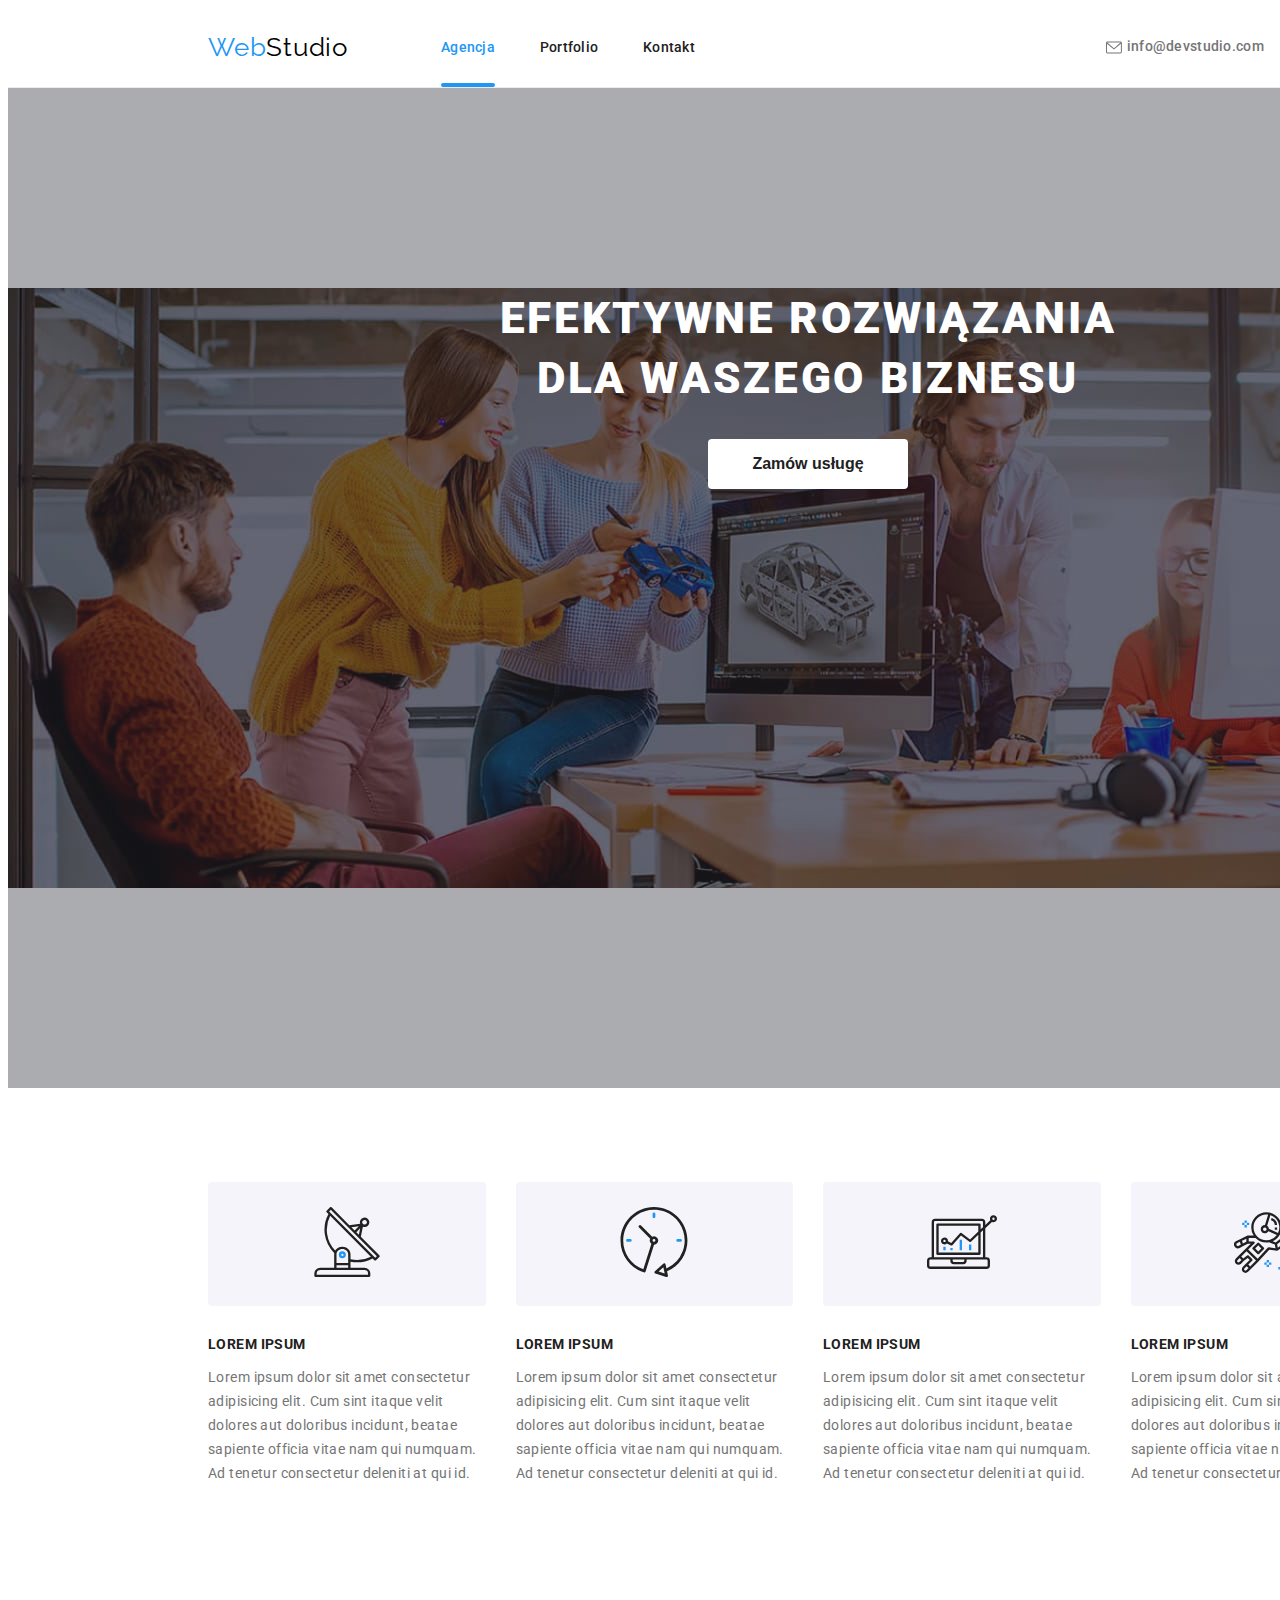
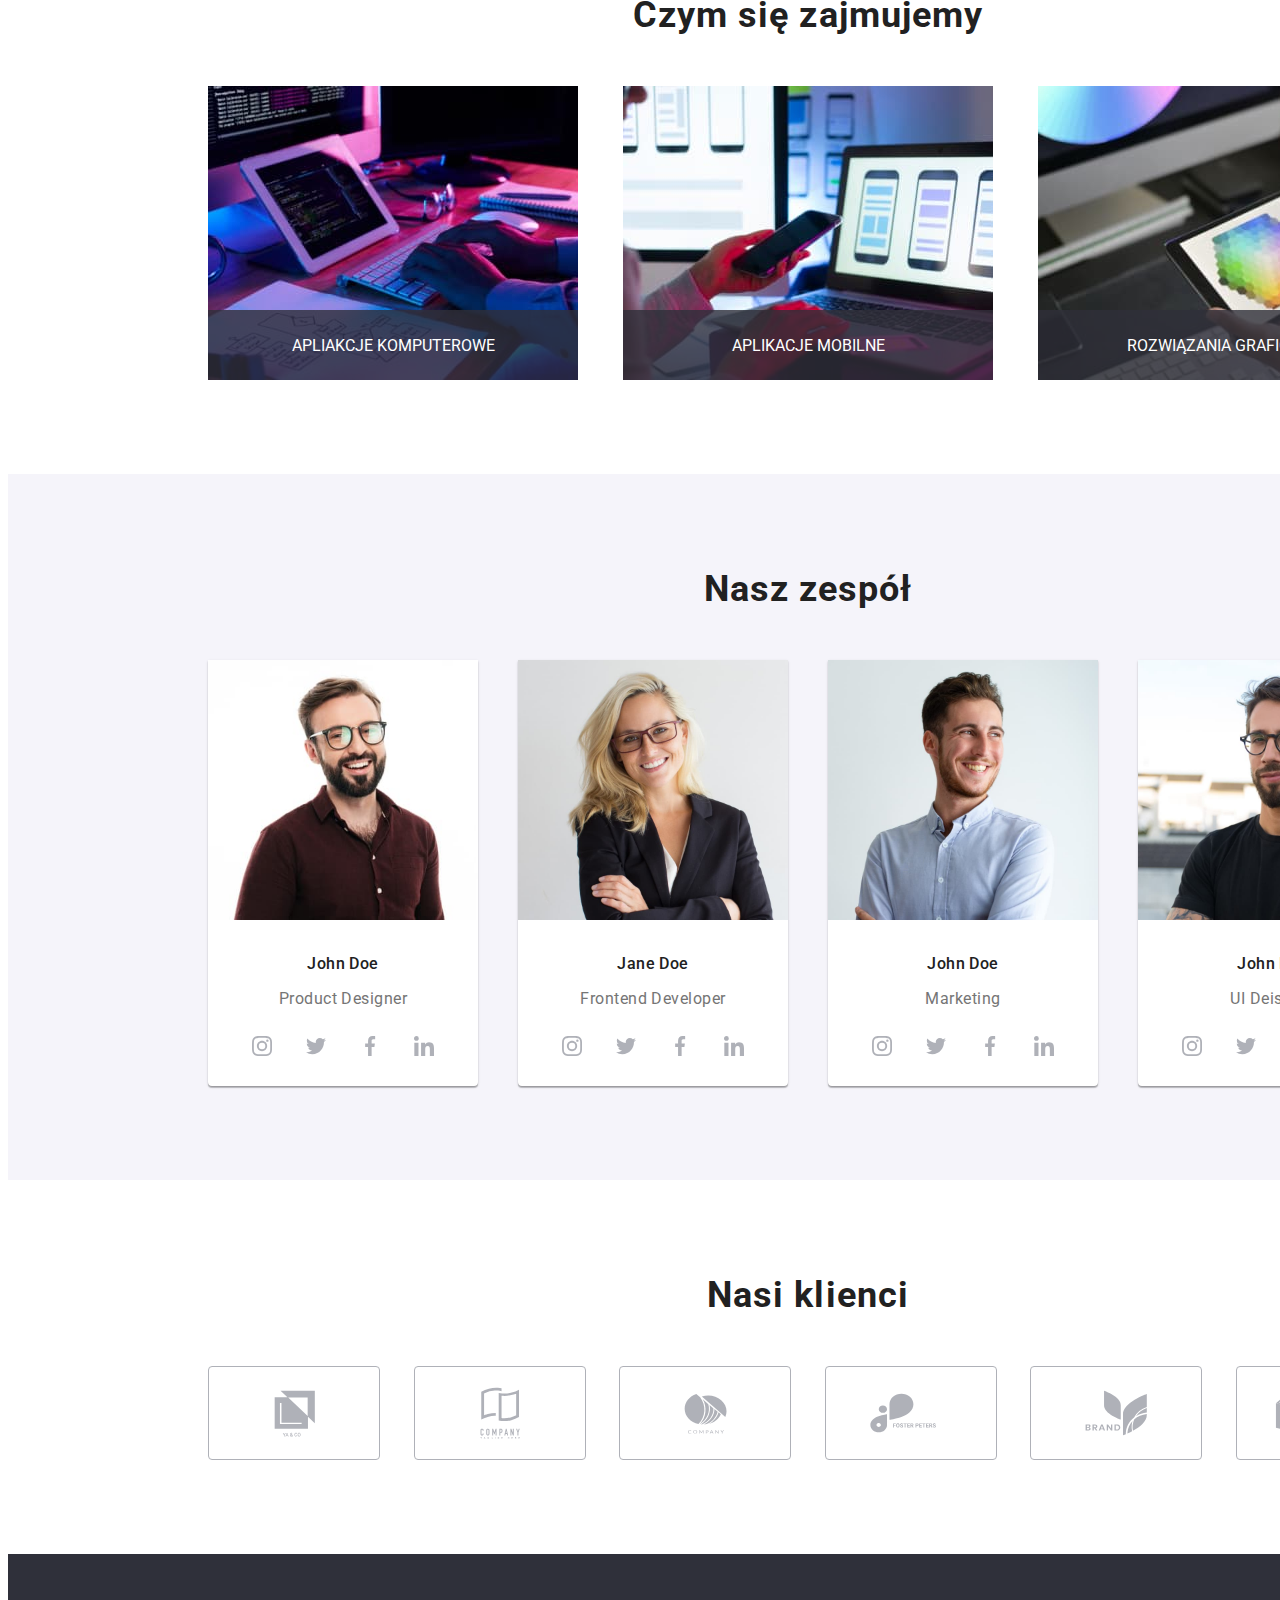
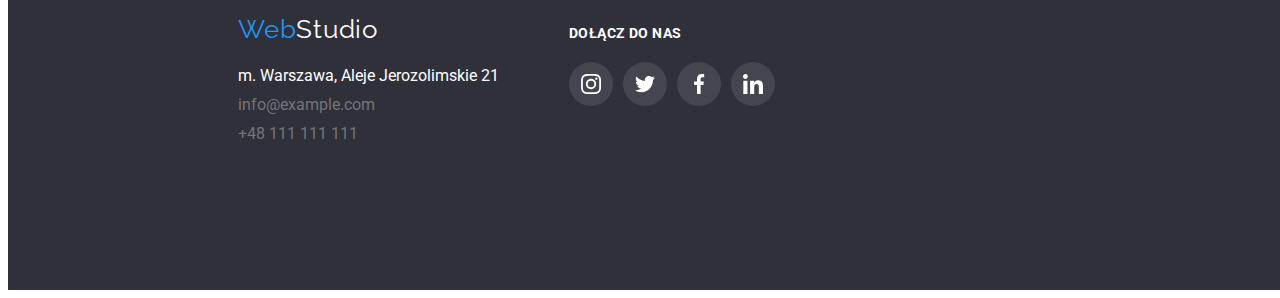
<file: index.html>
<!DOCTYPE html>
<html lang="pl">
  <head>
    <meta charset="UTF-8" />
    <meta http-equiv="X-UA-Compatible" content="IE=edge" />
    <meta name="viewport" content="width=device-width, initial-scale=1.0" />
    <title>WebStudio</title>

  <!-- Modern normalize -->

    <link
      rel="stylesheet"
      href="https://cdnjs.cloudflare.com/ajax/libs/modern-normalize/1.1.0/modern-normalize.min.css"
      integrity="sha512-wpPYUAdjBVSE4KJnH1VR1HeZfpl1ub8YT/NKx4PuQ5NmX2tKuGu6U/JRp5y+Y8XG2tV+wKQpNHVUX03MfMFn9Q=="
      crossorigin="anonymous"
      referrerpolicy="no-referrer">
    <link rel="preconnect" href="https://fonts.googleapis.com">
    <link rel="preconnect" href="https://fonts.gstatic.com" crossorigin>
    <link
      href="https://fonts.googleapis.com/css2?family=Raleway:ital,wght@0,700;1,700&family=Roboto:ital,wght@0,400;0,500;0,700;0,900;1,400;1,500;1,700;1,900&display=swap"
      rel="stylesheet">
    <link rel="stylesheet" href="css/styles.css">
  </head>
  <body>
    <div class="wrapper">

  <!-- ========== HEADER ========== -->

      <header class="header-container">
        <div class="container nav-container">
          <a class="logo-placeholder style-link" href="#"><span class="logo-span">Web</span>Studio</a>

  <!-- Menu -->

          <nav class="navigation">
            <ul class="nav-links">
              <li><a class="nav-link style-link curr-link" href="#">Agencja</a></li>
              <li><a class="nav-link style-link" href="portfolio.html">Portfolio</a></li>
              <li><a class="nav-link style-link" href="#">Kontakt</a></li>
            </ul>
          </nav>

  <!-- Contact details -->

          <a class="info-link mail-link style-link" href="mailto:info@devstudio.com">
            <svg class="icon-nav" width="16" height="19">
              <use href="images/icons.svg#icon-envelope"></use>
            </svg>info@devstudio.com</a>
             <a class="info-link tel-link style-link" href="tel:+48111111111">
              <svg class="icon-nav" width="10" height="19">
              <use href="images/icons.svg#icon-smartphone"></use>
            </svg>+48 111 111 111</a>
        </div>
      </header>

  <!-- ========== MAIN ========== -->

      <main>

  <!-- 1st section in main -->

        <section class="showcase">
          <div class="container">
            <h1 class="showcase-h1">efektywne rozwiązania dla waszego biznesu</h1>
            <button class="order-btn" type="button" data-modal-open>Zamów usługę</button>
            <div class="backdrop is-hidden" data-modal>
              <div class="modal">
                <button class="btn-modal" data-modal-close>&times;</button>
              </div>
            </div>
          </div>
        </section>

  <!-- 2nd section in main -->

        <section class="section">
          <div class="container">
            <ul class="about-list">
              <li>
                <div class="about-icon">
                  <svg width="70" height="70">
                    <use href="images/icons.svg#icon-antenna"></use>
                  </svg>
                </div>
                <h3 class="about-h3">Lorem ipsum</h3>
                <p class="about-article">
                  Lorem ipsum dolor sit amet consectetur adipisicing elit. Cum sint itaque velit dolores aut doloribus incidunt, beatae sapiente officia vitae
                  nam qui numquam. Ad tenetur consectetur deleniti at qui id.
                </p>
              </li>
              <li>
                <div class="about-icon">
                  <svg width="70" height="70">
                    <use href="images/icons.svg#icon-clock"></use>
                  </svg>
                </div>
                <h3 class="about-h3">Lorem ipsum</h3>
                <p class="about-article">
                  Lorem ipsum dolor sit amet consectetur adipisicing elit. Cum sint itaque velit dolores aut doloribus incidunt, beatae sapiente officia vitae
                  nam qui numquam. Ad tenetur consectetur deleniti at qui id.
                </p>
              </li>
              <li>
                <div class="about-icon">
                  <svg width="70" height="70">
                    <use href="images/icons.svg#icon-diagram"></use>
                  </svg>
                </div>
                <h3 class="about-h3">Lorem ipsum</h3>
                <p class="about-article">
                  Lorem ipsum dolor sit amet consectetur adipisicing elit. Cum sint itaque velit dolores aut doloribus incidunt, beatae sapiente officia vitae
                  nam qui numquam. Ad tenetur consectetur deleniti at qui id.
                </p>
              </li>
              <li>
                <div class="about-icon">
                  <svg width="70" height="70">
                    <use href="images/icons.svg#icon-astronaut"></use>
                  </svg>
                </div>
                <h3 class="about-h3">Lorem ipsum</h3>
                <p class="about-article">
                  Lorem ipsum dolor sit amet consectetur adipisicing elit. Cum sint itaque velit dolores aut doloribus incidunt, beatae sapiente officia vitae
                  nam qui numquam. Ad tenetur consectetur deleniti at qui id.
                </p>
              </li>
            </ul>

            <div class="what-we-do">
              <h2 class="section-h2">Czym się zajmujemy</h2>
              <ul class="about-pic-list">
                <li class="about-item">
                  <img src="images/box01.jpg" alt="someone typing on keyboard" width="370" height="294" />
                  <div class="about-description"><p>apliakcje komputerowe</p></div>
                </li>
                <li class="about-item">
                  <img src="images/box02.jpg" alt="someone using smartphone" width="370" height="294" />
                  <div class="about-description"><p>aplikacje mobilne</p></div>
                </li>
                <li class="about-item">
                  <img src="images/box03.jpg" alt="someone using tablet" width="370" height="294" />
                  <div class="about-description"><p>rozwiązania graficzne</p></div>
                </li>
              </ul>
            </div>
          </div>
        </section>

  <!-- 3rd section in main -->

        <section class="team section">
          <div class="container">
            <h2 class="section-h2">Nasz zespół</h2>
            <ul class="team-list">
              <li>
                <img src="images/team/img01.jpg" alt="picture of John" width="270" height="260" />
                <h3 class="teammate-name">John Doe</h3>
                <p class="teammate-description">Product Designer</p>
                <ul class="teammate-socials">
                  <li class="team-social-icon">
                    <svg class="icon" width="20" height="20">
                      <use href="images/icons.svg#icon-instagram"></use>
                    </svg>
                  </li>
                  <li class="team-social-icon">
                    <svg class="icon" width="20" height="20">
                      <use href="images/icons.svg#icon-twitter"></use>
                    </svg>
                  </li>
                  <li class="team-social-icon">
                    <svg class="icon" width="20" height="20">
                      <use href="images/icons.svg#icon-facebook"></use>
                    </svg>
                  </li>
                  <li class="team-social-icon">
                    <svg class="icon" width="20" height="20">
                      <use href="images/icons.svg#icon-linkedin"></use>
                    </svg>
                  </li>
                </ul>
              </li>
              <li>
                <img src="images/team/img02.jpg" alt="picture of Jane" width="270" height="260" />
                <h3 class="teammate-name">Jane Doe</h3>
                <p class="teammate-description">Frontend Developer</p>
                <ul class="teammate-socials">
                  <li class="team-social-icon">
                    <svg class="icon" width="20" height="20">
                      <use href="images/icons.svg#icon-instagram"></use>
                    </svg>
                  </li>
                  <li class="team-social-icon">
                    <svg class="icon" width="20" height="20">
                      <use href="images/icons.svg#icon-twitter"></use>
                    </svg>
                  </li>
                  <li class="team-social-icon">
                    <svg class="icon" width="20" height="20">
                      <use href="images/icons.svg#icon-facebook"></use>
                    </svg>
                  </li>
                  <li class="team-social-icon">
                    <svg class="icon" width="20" height="20">
                      <use href="images/icons.svg#icon-linkedin"></use>
                    </svg>
                  </li>
                </ul>
              </li>
              <li>
                <img src="images/team/img03.jpg" alt="picture of John" width="270" height="260" />
                <h3 class="teammate-name">John Doe</h3>
                <p class="teammate-description">Marketing</p>
                <ul class="teammate-socials">
                  <li class="team-social-icon">
                    <svg class="icon" width="20" height="20">
                      <use href="images/icons.svg#icon-instagram"></use>
                    </svg>
                  </li>
                  <li class="team-social-icon">
                    <svg class="icon" width="20" height="20">
                      <use href="images/icons.svg#icon-twitter"></use>
                    </svg>
                  </li>
                  <li class="team-social-icon">
                    <svg class="icon" width="20" height="20">
                      <use href="images/icons.svg#icon-facebook"></use>
                    </svg>
                  </li>
                  <li class="team-social-icon">
                    <svg class="icon" width="20" height="20">
                      <use href="images/icons.svg#icon-linkedin"></use>
                    </svg>
                  </li>
                </ul>
              </li>
              <li>
                <img src="images/team/img04.jpg" alt="picture of John" width="270" height="260" />
                <h3 class="teammate-name">John Doe</h3>
                <p class="teammate-description">UI Deisgner</p>
                <ul class="teammate-socials">
                  <li class="team-social-icon">
                    <svg class="icon" width="20" height="20">
                      <use href="images/icons.svg#icon-instagram"></use>
                    </svg>
                  </li>
                  <li class="team-social-icon">
                    <svg class="icon" width="20" height="20">
                      <use href="images/icons.svg#icon-twitter"></use>
                    </svg>
                  </li>
                  <li class="team-social-icon">
                    <svg class="icon" width="20" height="20">
                      <use href="images/icons.svg#icon-facebook"></use>
                    </svg>
                  </li>
                  <li class="team-social-icon">
                    <svg class="icon" width="20" height="20">
                      <use href="images/icons.svg#icon-linkedin"></use>
                    </svg>
                  </li>
                </ul>
              </li>
            </ul>
          </div>
        </section>

  <!-- 4th section in main -->

        <section class="clients section">
          <div class="container">
            <h2 class="section-h2">Nasi klienci</h2>
            <ul class="client-list">
              <li class="client-icon">
                <svg class="icon" width="41" height="47">
                  <use href="images/icons.svg#icon-group01"></use>
                </svg>
              </li>
              <li class="client-icon">
                <svg class="icon" width="40" height="52">
                  <use href="images/icons.svg#icon-group02"></use>
                </svg>
              </li>
              <li class="client-icon">
                <svg class="icon" width="43" height="41">
                  <use href="images/icons.svg#icon-group03"></use>
                </svg>
              </li>
              <li class="client-icon">
                <svg class="icon" width="84" height="40">
                  <use href="images/icons.svg#icon-group04"></use>
                </svg>
              </li>
              <li class="client-icon">
                <svg class="icon" width="63" height="46">
                  <use href="images/icons.svg#icon-group05"></use>
                </svg>
              </li>
              <li class="client-icon">
                <svg class="icon" width="94" height="44">
                  <use href="images/icons.svg#icon-group06"></use>
                </svg>
              </li>
            </ul>
          </div>
        </section>
      </main>

  <!-- ========== FOOTER ========== -->

      <footer class="foot">
        <div class="container footer-container">
          <div class="footer-contacts">
            <a class="logo-placeholder logo-down style-link" href="#"><span class="logo-span">Web</span>Studio</a>
            <address class="adres">
              <ul class="adres-list">
                <li>
                  <a class="where-to style-link" href="https://goo.gl/maps/Lxoy2PiTruj3LMqQA" target="_blank" rel="noopener nofollow noreferrer">
                    m. Warszawa, Aleje Jerozolimskie 21
                  </a>
                </li>
                <li><a class="info-link transparent style-link" href="mailto:info@example.com">info@example.com</a></li>
                <li><a class="info-link transparent style-link" href="tel:+48111111111">+48 111 111 111</a></li>
              </ul>
            </address>
          </div>
          <div class="footer-social-div">
            <h3 class="footer-social-h3">dołącz do nas</h3>
            <ul class="footer-social-list">
              <li class="footer-social-icon">
                <svg class="icon" width="20" height="20">
                  <use href="images/icons.svg#icon-instagram"></use>
                </svg>
              </li>
              <li class="footer-social-icon">
                <svg class="icon" width="20" height="20">
                  <use href="images/icons.svg#icon-twitter"></use>
                </svg>
              </li>
              <li class="footer-social-icon">
                <svg class="icon" width="20" height="20">
                  <use href="images/icons.svg#icon-facebook"></use>
                </svg>
              </li>
              <li class="footer-social-icon">
                <svg class="icon" width="20" height="20">
                  <use href="images/icons.svg#icon-linkedin"></use>
                </svg>
              </li>
            </ul>
          </div>
        </div>
      </footer>
    </div>
    <script src="./js/modal.js"></script>
  </body>
</html>
</file>
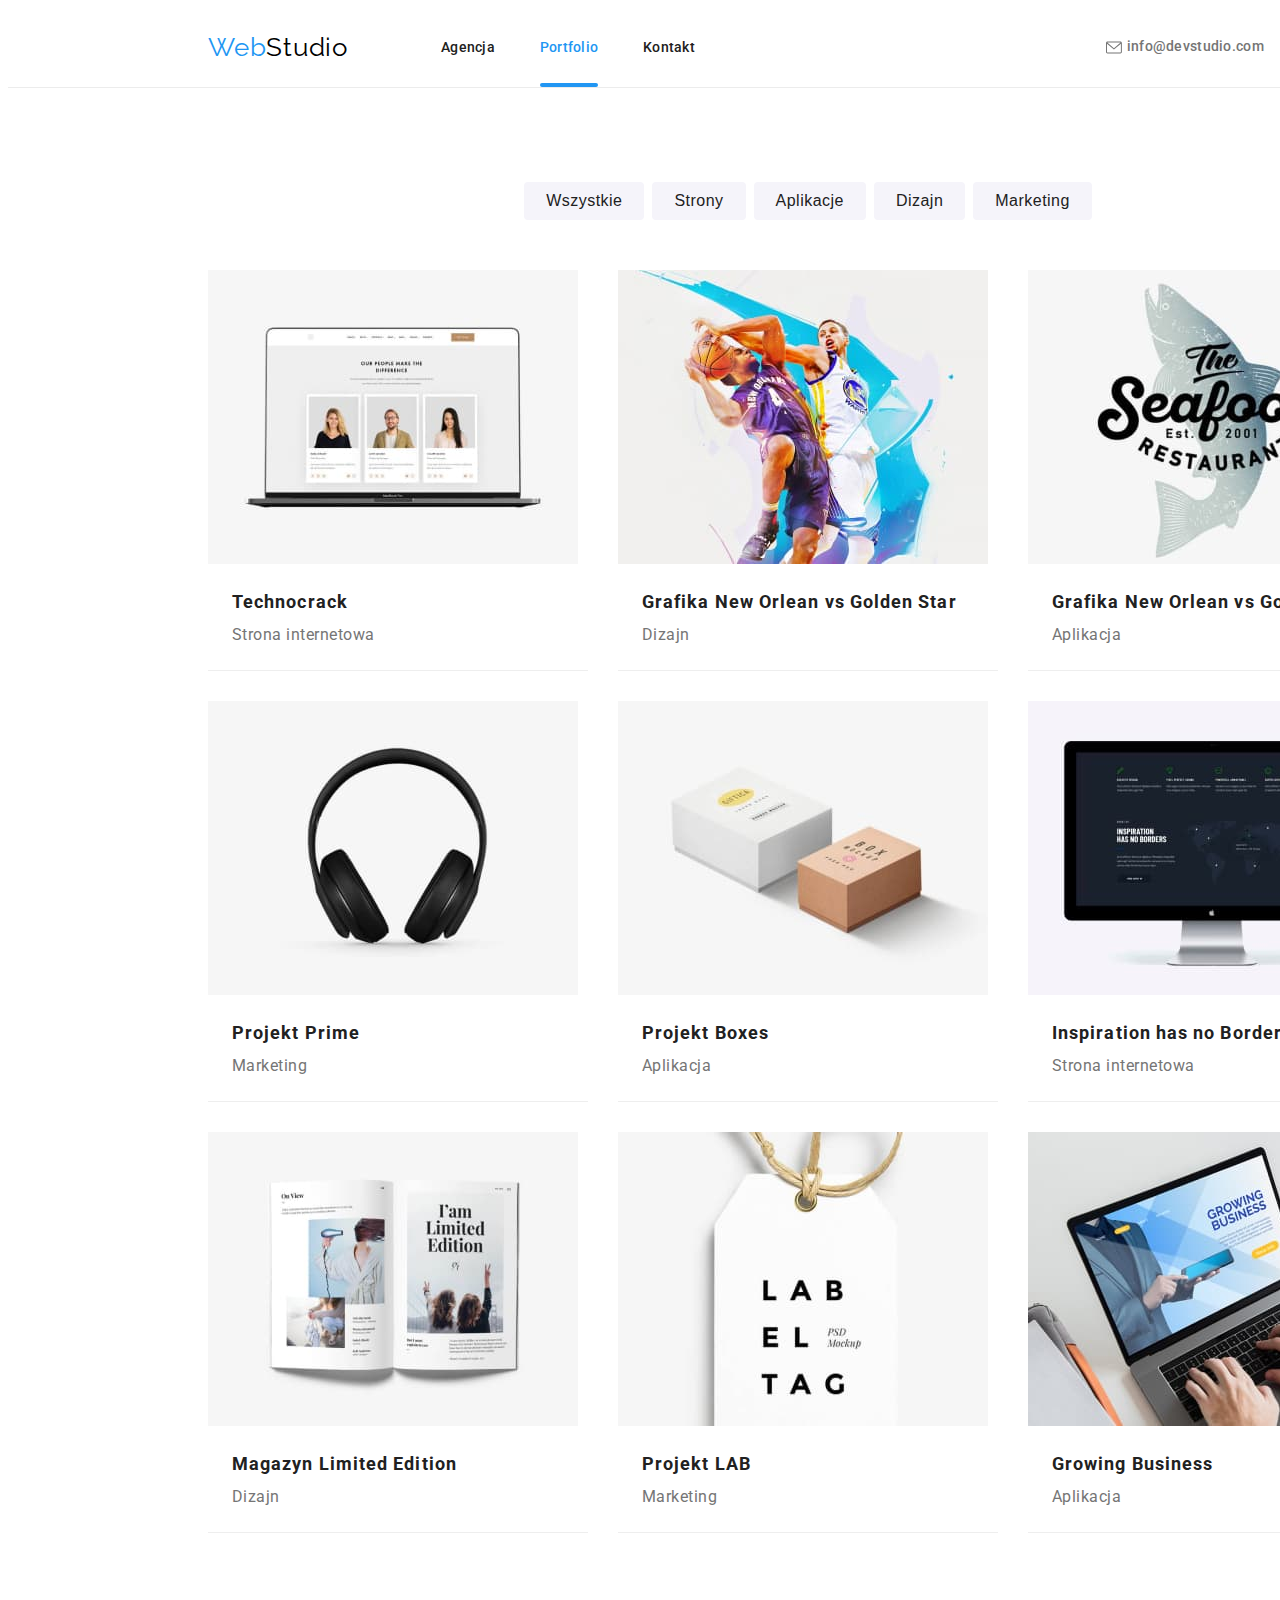
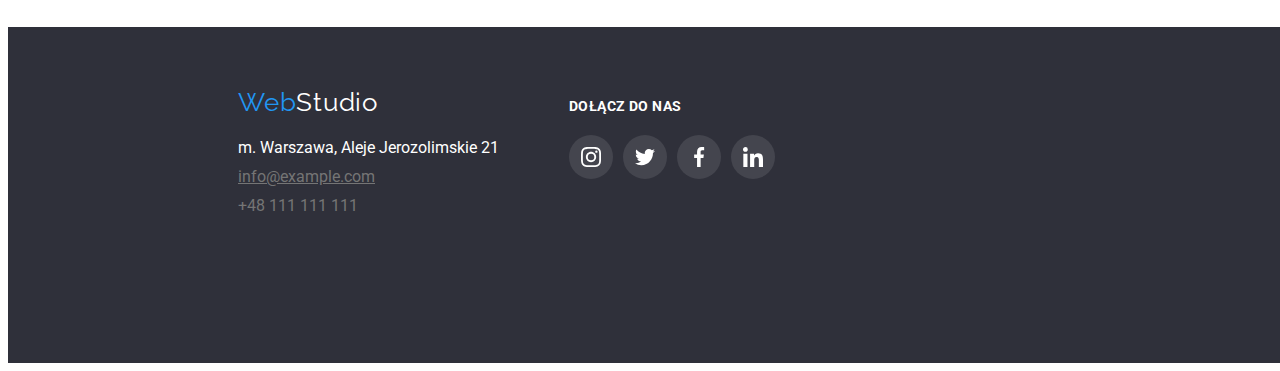
<file: portfolio.html>
<!DOCTYPE html>
<html lang="pl">
  <head>
    <meta charset="UTF-8">
    <meta http-equiv="X-UA-Compatible" content="IE=edge">
    <meta name="viewport" content="width=device-width, initial-scale=1.0">
    <title>WebStudio</title>

  <!-- Modern normalize -->

    <link
    rel="stylesheet"
    href="https://cdnjs.cloudflare.com/ajax/libs/modern-normalize/1.1.0/modern-normalize.min.css"
    integrity="sha512-wpPYUAdjBVSE4KJnH1VR1HeZfpl1ub8YT/NKx4PuQ5NmX2tKuGu6U/JRp5y+Y8XG2tV+wKQpNHVUX03MfMFn9Q=="
    crossorigin="anonymous"
    referrerpolicy="no-referrer">
    <link rel="preconnect" href="https://fonts.googleapis.com">
    <link rel="preconnect" href="https://fonts.gstatic.com" crossorigin>
    <link
    href="https://fonts.googleapis.com/css2?family=Raleway:ital,wght@0,700;1,700&family=Roboto:ital,wght@0,400;0,500;0,700;0,900;1,400;1,500;1,700;1,900&display=swap"
    rel="stylesheet">
    <link rel="stylesheet" href="css/styles.css">
  </head>
  <body>
    <div class="wrapper">
      
  <!-- ========== MENU ========== -->
      
      <header class="header-container">
        <div class="container nav-container">
          <a class="logo-placeholder style-link" href="#"><span class="logo-span">Web</span>Studio</a>

  <!-- Menu -->

          <nav class="navigation">
            <ul class="nav-links">
              <li><a class="nav-link style-link" href="index.html">Agencja</a></li>
              <li><a class="nav-link style-link curr-link" href="#">Portfolio</a></li>
              <li><a class="nav-link style-link" href="#">Kontakt</a></li>
            </ul>
          </nav>
          
  <!-- Contact details -->
          
          <a class="info-link mail-link style-link" href="mailto:info@devstudio.com">
            <svg class="icon-nav" width="16" height="19">
              <use href="images/icons.svg#icon-envelope"></use>
            </svg>info@devstudio.com</a>
          <a class="info-link tel-link style-link" href="tel:+48111111111">
            <svg class="icon-nav" width="10" height="19">
              <use href="images/icons.svg#icon-smartphone"></use>
            </svg>+48 111 111 111</a>
          </div>
        </header>
        
  <!-- ========== MAIN ========== -->

        <main class="section">
          <div class="container">

  <!-- Section for button to filter portfolio -->

            <section class="filtr-portfolio">
              <ul class="portfolio-buttons">
                <li><button class="filter-btn" type="button">Wszystkie</button></li>
                <li><button class="filter-btn" type="button">Strony</button></li>
                <li><button class="filter-btn" type="button">Aplikacje</button></li>
                <li><button class="filter-btn" type="button">Dizajn</button></li>
                <li><button class="filter-btn" type="button">Marketing</button></li>
              </ul>
            </section>
    
  <!-- Portfolio section, images with descriptions -->

            <section class="portfolio">
              <ul class="portfolio-list">
                <li class="portfolio-item">
                  <div class="portfolio-box">
                    <img src="images/portfolio/portfolio-01.jpg" alt="Picture of website with some people" width="370" height="294" />
                    <div class="portfolio-overlay">
                      <p>Lorem ipsum dolor sit amet, consectetur adipisicing elit.</p>
                      </div>
                    </div>
                    <div class="portfolio-text-container">
                      <h3 class="portfolio-title">Technocrack</h3>
                      <p class="portfolio-description">Strona internetowa</p>
                    </div>
                  </li>
                  <li class="portfolio-item">
                    <div class="portfolio-box">
                      <img src="images/portfolio/portfolio-02.jpg" alt="Picture of website with some people" width="370" height="294" />
                      <div class="portfolio-overlay">
                        <p>Lorem ipsum dolor sit amet, consectetur adipisicing elit.</p>
                      </div>
                    </div>
                    <div class="portfolio-text-container">
                      <h3 class="portfolio-title">Grafika New Orlean vs Golden Star</h3>
                      <p class="portfolio-description">Dizajn</p>
                    </div>
                  </li>
                  <li class="portfolio-item">
                    <div class="portfolio-box">
                      <img src="images/portfolio/portfolio-03.jpg" alt="Picture of website with some people" width="370" height="294" />
                      <div class="portfolio-overlay">
                        <p>Lorem ipsum dolor sit amet, consectetur adipisicing elit.</p>
                      </div>
                    </div>
                    <div class="portfolio-text-container">
                      <h3 class="portfolio-title">Grafika New Orlean vs Golden Star</h3>
                      <p class="portfolio-description">Aplikacja</p>
                    </div>
                  </li>
                  <li class="portfolio-item">
                    <div class="portfolio-box">
                      <img src="images/portfolio/portfolio-04.jpg" alt="Picture of website with some people" width="370" height="294" />
                      <div class="portfolio-overlay">
                        <p>Lorem ipsum dolor sit amet, consectetur adipisicing elit.</p>
                      </div>
                    </div>
                    <div class="portfolio-text-container">
                      <h3 class="portfolio-title">Projekt Prime</h3>
                      <p class="portfolio-description">Marketing</p>
                    </div>
                  </li>
                  <li class="portfolio-item">
                    <div class="portfolio-box">
                      <img src="images/portfolio/portfolio-05.jpg" alt="Picture of website with some people" width="370" height="294" />
                      <div class="portfolio-overlay">
                        <p>Lorem ipsum dolor sit amet, consectetur adipisicing elit.</p>
                      </div>
                    </div>
                    <div class="portfolio-text-container">
                      <h3 class="portfolio-title">Projekt Boxes</h3>
                      <p class="portfolio-description">Aplikacja</p>
                    </div>
                  </li>
                  <li class="portfolio-item">
                    <div class="portfolio-box">
                      <img src="images/portfolio/portfolio-06.jpg" alt="Picture of website with some people" width="370" height="294" />
                      <div class="portfolio-overlay">
                        <p>Lorem ipsum dolor sit amet, consectetur adipisicing elit.</p>
                      </div>
                    </div>
                    <div class="portfolio-text-container">
                      <h3 class="portfolio-title">Inspiration has no Borders</h3>
                      <p class="portfolio-description">Strona internetowa</p>
                    </div>
                  </li>
                  <li class="portfolio-item">
                    <div class="portfolio-box">
                      <img src="images/portfolio/portfolio-07.jpg" alt="Picture of website with some people" width="370" height="294" />
                      <div class="portfolio-overlay">
                        <p>Lorem ipsum dolor sit amet, consectetur adipisicing elit.</p>
                      </div>
                    </div>
                    <div class="portfolio-text-container">
                      <h3 class="portfolio-title">Magazyn Limited Edition</h3>
                      <p class="portfolio-description">Dizajn</p>
                    </div>
                  </li>
                  <li class="portfolio-item">
                    <div class="portfolio-box">
                      <img src="images/portfolio/portfolio-08.jpg" alt="Picture of website with some people" width="370" height="294" />
                      <div class="portfolio-overlay">
                        <p>Lorem ipsum dolor sit amet, consectetur adipisicing elit.</p>
                      </div>
                    </div>
                    <div class="portfolio-text-container">
                      <h3 class="portfolio-title">Projekt LAB</h3>
                      <p class="portfolio-description">Marketing</p>
                    </div>
                  </li>
                  <li class="portfolio-item">
                    <div class="portfolio-box">
                      <img src="images/portfolio/portfolio-09.jpg" alt="Picture of website with some people" width="370" height="294" />
                      <div class="portfolio-overlay">
                        <p>Lorem ipsum dolor sit amet, consectetur adipisicing elit.</p>
                      </div>
                    </div>
                    <div class="portfolio-text-container">
                      <h3 class="portfolio-title">Growing Business</h3>
                      <p class="portfolio-description">Aplikacja</p>
                    </div>
                  </li>
                </ul>
              </section>
            </div>
          </main>

  <!-- ========== FOOTER ========== -->

          <footer class="foot">
            <div class="container footer-container">
              <div class="footer-contacts">
                <a class="logo-placeholder logo-down style-link" href="#"><span class="logo-span">Web</span>Studio</a>
                <address class="adres">
                  <ul class="adres-list">
                    <li>
                      <a class="where-to style-link" href="https://goo.gl/maps/Lxoy2PiTruj3LMqQA" target="_blank" rel="noopener nofollow noreferrer">
                        m. Warszawa, Aleje Jerozolimskie 21
                      </a>
                    </li>
                    <li><a class="info-link transparent style-link underline-link" href="mailto:info@example.com">info@example.com</a></li>
                    <li><a class="info-link transparent style-link" href="tel:+48111111111">+48 111 111 111</a></li>
                  </ul>
                </address>
              </div>
              <div class="footer-social-div">
                <h3 class="footer-social-h3">dołącz do nas</h3>
                <ul class="footer-social-list">
                  <li class="footer-social-icon">
                    <svg class="icon" width="20" height="20">
                      <use href="images/icons.svg#icon-instagram"></use>
                    </svg>
                  </li>
                  <li class="footer-social-icon">
                    <svg class="icon" width="20" height="20">
                      <use href="images/icons.svg#icon-twitter"></use>
                    </svg>
                  </li>
                  <li class="footer-social-icon">
                    <svg class="icon" width="20" height="20">
                      <use href="images/icons.svg#icon-facebook"></use>
                    </svg>
                  </li>
                  <li class="footer-social-icon">
                    <svg class="icon" width="20" height="20">
                      <use href="images/icons.svg#icon-linkedin"></use>
                    </svg>
                  </li>
                </ul>
              </div>
            </div>
          </footer>
        </div>
      </body>
    </html>
</file>
<file: css/styles.css>
:root {
  --font-main-color: #212121;
  --font-secondary-color: #757575;
  --hover-bg-color: #2196f3;
  --color-white: #ffffff;
  --color-black: #000000;
  --bg-dark-color: #2f303a;
  --bg-medium-color: #f5f4fa;
  --font-transparent: rgb(255 255 255 / 0.6);
  --nav-border-color: #ececec;
  --showcase-bg: rgba(47, 48, 58, 0.4);
  --social-bg-color: rgb(255 255 255 / 0.1);
  --default-icon-color: #afb1b8;
  --portfolio-bg-color: rgb(33 150 243/ 0.9);
  --about-bg-color: rgb(47 48 58 / 0.8);
  --semi-transparent: rgb(0 0 0 /0.5);
}

body {
  font-family: "Roboto", "Raleway", sans-serif;
  color: var(--font-main-color);
}

ul,
h1,
h2,
h3,
h4,
h5 {
  margin: 0;
  padding: 0;
}

/* Background colors */
.showcase {
  text-align: center;
  height: 600px;
  padding: 200px 0px;
  max-width: 1600px;
  background-size: contain;
  background-repeat: no-repeat;
  background-position: center;
  background-image: linear-gradient(to bottom, var(--showcase-bg), var(--showcase-bg)), url(../images/showcase.jpg);
}

.team {
  background-color: var(--bg-medium-color);
}

.foot {
  background-color: var(--bg-dark-color);
  height: 252px;
  padding: 60px 215px 24px 215px;
}

/* Links */

.style-link {
  transition-property: color;
  text-decoration: none;
  transition: 250ms cubic-bezier(0.4, 0, 0.2, 1);
}

.transparent {
  color: var(--font-transparent);
}

.underline-link {
  text-decoration: underline;
}

.nav-link.curr-link {
  color: var(--hover-bg-color);
  position: relative;
}

.curr-link::after {
  content: "";
  width: 100%;
  height: 4px;
  position: absolute;
  bottom: -32px;
  right: 0;
  border-radius: 2px;
  background: var(--hover-bg-color);
}

/* Modal */

.backdrop {
  cursor: not-allowed;
  display: flex;
  position: fixed;
  left: 0;
  right: 0;
  top: 0;
  bottom: 0;
  background-color: var(--semi-transparent);
  z-index: 50;
  transition-property: visibility, opacity;
  visibility: visible;
  opacity: 1;
  transition: 250ms cubic-bezier(0.4, 0, 0.2, 1);
}

.modal {
  cursor: initial;
  position: relative;
  width: 528px;
  height: 581px;
  margin: auto;
  background-color: var(--color-white);
  box-shadow: 0px 1px 3px rgba(0, 0, 0, 0.12), 0px 1px 1px rgba(0, 0, 0, 0.14), 0px 2px 1px rgba(0, 0, 0, 0.2);
  border-radius: 14px;
  z-index: 100;
}

.btn-modal {
  cursor: pointer;
  position: absolute;
  right: 8px;
  top: 8px;
  background: none;
  border-radius: 50%;
  border: 1px solid rgba(255, 0, 0, 0.1);
}

.is-hidden {
  pointer-events: none;
  visibility: hidden;
  opacity: 0;
}

/* Hover and focus */

.filter-btn:hover,
.filter-btn:focus,
.order-btn:hover,
.order-btn:focus {
  background-color: var(--hover-bg-color);
  color: var(--color-white);
  cursor: pointer;
}

.filter-btn:hover,
.filter-btn:focus {
  box-shadow: 0px 3px 1px rgba(0, 0, 0, 0.1), 0px 1px 2px rgba(0, 0, 0, 0.08), 0px 2px 2px rgba(0, 0, 0, 0.12);
}

.style-link:hover,
.style-link:focus {
  color: var(--hover-bg-color);
}

.team-social-icon:hover,
.footer-social-icon:hover,
.team-social-icon:focus,
.footer-social-icon:focus {
  cursor: pointer;
  background-color: var(--hover-bg-color);
  color: var(--color-white);
}

.client-icon:hover,
.client-icon:focus {
  cursor: pointer;
  color: var(--hover-bg-color);
}

.about-item {
  position: relative;
  display: flex;
  text-align: center;
}

.about-description {
  position: absolute;
  display: flex;
  justify-content: center;
  align-items: center;
  width: 100%;
  height: 70px;
  bottom: 0;
  background: var(--about-bg-color);
  color: var(--color-white);
  text-transform: uppercase;
}

.portfolio-box {
  position: relative;
  display: flex;
  flex-direction: column;
  width: 370px;
  height: 294px;
  overflow: hidden;
}

.portfolio-overlay {
  position: absolute;
  padding: 49px 45px 49px 24px;
  height: 100%;
  text-align: initial;
  font-family: "Roboto";
  font-style: normal;
  font-weight: 400;
  font-size: 18px;
  line-height: 1.55;
  letter-spacing: 0.03em;
  color: var(--color-white);
  background: var(--portfolio-bg-color);
  transition-property: transform;
  transform: translateY(100%);
  transition: 250ms cubic-bezier(0.4, 0, 0.2, 1);
}

.portfolio-item:hover .portfolio-overlay {
  transform: translateY(0);
}

/* Icons */

.icon-nav {
  vertical-align: middle;
  margin-right: 5px;
  --color1: currentColor;
}

.team-social-icon {
  width: 44px;
  height: 44px;
  background-color: initial;
  border-radius: 50%;
  display: flex;
  justify-content: center;
  align-items: center;
  color: var(--default-icon-color);
  transition-property: color, background-color;
  transition: 250ms cubic-bezier(0.4, 0, 0.2, 1);
}

.icon {
  --color5: currentColor;
}

.client-list {
  display: flex;
  list-style: none;
  padding: 0;
  margin: 0;
  justify-content: space-between;
  color: var(--default-icon-color);
}

.client-icon {
  min-width: 170px;
  height: 92px;
  display: flex;
  justify-content: center;
  align-items: center;
  border: 1px solid;
  border-radius: 4px;
  transition-property: color;
  transition: 250ms cubic-bezier(0.4, 0, 0.2, 1);
}

.footer-social-icon {
  width: 44px;
  height: 44px;
  background-color: var(--social-bg-color);
  border-radius: 50%;
  display: flex;
  justify-content: center;
  align-items: center;
  transition-property: color, background-color;
  transition: 250ms cubic-bezier(0.4, 0, 0.2, 1);
}

.logo-placeholder {
  color: var(--color-black);
  font-family: "Raleway";
  font-style: normal;
  font-size: 26px;
  line-height: 1.2;
  letter-spacing: 0.03em;
  margin-right: 93px;
}

.logo-down {
  color: var(--color-white);
}

.logo-span {
  color: var(--hover-bg-color);
}

.navigation {
  font-weight: 500;
  font-size: 14px;
  line-height: 1.14;
  letter-spacing: 0.02em;
}

.nav-link {
  color: var(--font-main-color);
}

.info-link {
  color: var(--font-secondary-color);
}

.mail-link {
  margin-left: auto;
  margin-right: 20px;
  margin-top: 0;
  margin-bottom: 0;
  font-weight: 500;
  font-size: 14px;
  line-height: 1.14;
  letter-spacing: 0.02em;
}

.tel-link {
  font-weight: 500;
  font-size: 14px;
  line-height: 1.14;
  letter-spacing: 0.02em;
}

.showcase-h1 {
  display: block;
  margin: auto;
  text-transform: uppercase;
  color: var(--color-white);
  font-weight: 900;
  font-size: 44px;
  line-height: 1.37;
  text-align: center;
  letter-spacing: 0.06em;
  width: 700px;
}

.section-h2 {
  font-size: 36px;
  line-height: 1.17;
  text-align: center;
  letter-spacing: 0.03em;
  margin: 0 auto 50px auto; 
}

.order-btn {
  font-weight: 700;
  font-size: 16px;
  line-height: 1.875;
  margin-top: 30px;
  width: 200px;
  border: none;
  padding: 10px 0px;
  border-radius: 4px;
  background-color: var(--color-white);
  color: var(--font-main-color);
  transition-property: color, background-color;
  transition: 250ms cubic-bezier(0.4, 0, 0.2, 1);
}

.about-h3 {
  font-size: 14px;
  line-height: 1.15;
  letter-spacing: 0.03em;
  text-transform: uppercase;
  padding-top: 30px;
}

.about-article {
  color: var(--font-secondary-color);
  font-size: 14px;
  line-height: 1.71;
  letter-spacing: 0.03em;
}

.teammate-name {
  font-weight: 500;
  font-size: 16px;
  line-height: 1.19;
  letter-spacing: 0.03em;
  padding-top: 30px;
}

.teammate-description {
  color: var(--font-secondary-color);
  font-size: 16px;
  line-height: 1.19;
  letter-spacing: 0.03em;
}

.teammate-socials {
  margin: 0 32px;
  list-style: none;
  display: flex;
  justify-content: space-between;
}

.adres {
  font-style: normal;
  margin-top: 20px;
}

.where-to {
  color: var(--color-white);
}

.footer-social-h3 {
  color: var(--color-white);
  font-size: 14px;
  line-height: 1.14;
  letter-spacing: 0.03em;
  text-transform: uppercase;
  padding-top: 12px;
  padding-bottom: 20px;
}

/* Font colors, sizes and weight - PORTFOLIO */

.filter-btn {
  font-size: 16px;
  line-height: 1.625;
  letter-spacing: 0.03em;
  padding: 6px 22px;
  border-radius: 4px;
  border: none;
  color: var(--font-main-color);
  background-color: var(--bg-medium-color);
  box-shadow: none;
  transition-property: color, background-color, box-shadow;
  transition: 250ms cubic-bezier(0.4, 0, 0.2, 1);
}

.portfolio-title {
  font-size: 18px;
  line-height: 2;
  letter-spacing: 0.06em;
  margin: 0;
}

.portfolio-description {
  color: var(--font-secondary-color);
  font-size: 16px;
  line-height: 1.875;
  letter-spacing: 0.03em;
  margin: 0;
}

.wrapper {
  width: 1600px;
  margin: auto;
}

.nav-container {
  display: flex;
  align-items: center;
}

.container {
  width: 1200px;
  margin: 0px auto;
  padding: 0 15px;
}

.section {
  padding: 94px 0px;
}

.header-container {
  border-bottom: 1px solid var(--nav-border-color);
  padding: 24px 0px;
  font-size: 0px; 
}

.nav-links {
  display: flex;
  list-style-type: none;
  padding: 0;
  margin: 0;
  width: 254px;
  justify-content: space-between;
}

.about-list {
  display: flex;
  list-style: none;
  justify-content: space-between;
  padding: 0;
  margin: 0;
}

.about-list > li:not(:last-child) {
  margin-right: 30px;
}

.about-list > li {
  flex: 1; 
}

.about-icon {
  padding: 25px 0;
  text-align: center;
  border-radius: 4px;
  background-color: var(--bg-medium-color);
}

.what-we-do {
  margin-top: 94px;
}

.about-pic-list {
  display: flex;
  list-style: none;
  padding: 0;
  margin: 0; 
  justify-content: space-between;
}

.team-list {
  display: flex;
  list-style: none;
  padding: 0;
  margin: 0;
  justify-content: space-between;
  text-align: center;
}

.team-list > li {
  background-color: var(--color-white);
  padding-bottom: 18px;
  border-radius: 0px 0px 4px 4px;
  box-shadow: 0px 1px 3px rgba(0, 0, 0, 0.12), 0px 1px 1px rgba(0, 0, 0, 0.14), 0px 2px 1px rgba(0, 0, 0, 0.2);
}

.adres-list {
  display: flex;
  flex-direction: column;
  list-style: none;
  padding: 0;
}

.adres-list > li:not(:last-child) {
  margin-bottom: 10px;
}

.filtr-portfolio {
  margin: 0 auto 50px auto;
}

.portfolio-buttons {
  display: flex;
  list-style-type: none;
  padding: 0;
  margin: 0;
  gap: 8px;
  justify-content: center;
}

.portfolio {
  display: flex;
  justify-content: center;
}

.portfolio-text-container {
  padding: 20px 24px;
  text-align: start;
}

.portfolio-list {
  text-align: center;
  display: flex;
  list-style-type: none;
  padding: 0;
  flex-wrap: wrap;
  gap: 30px;
}

.portfolio-item {
  border-bottom: 1px solid #eeeeee;
  flex-basis: calc((100% - 60px) / 3);
  box-shadow: none;
  transition-property: box-shadow;
  transition: 250ms cubic-bezier(0.4, 0, 0.2, 1);
}

.portfolio-item:hover,
.portfolio-item:focus {
  cursor: pointer;
  box-shadow: 0px 1px 1px rgba(0, 0, 0, 0.12), 0px 4px 4px rgba(0, 0, 0, 0.06), 1px 4px 6px rgba(0, 0, 0, 0.16);
}

.footer-container {
  display: flex;
  gap: 70px;
}

.footer-social-list {
  color: var(--color-white);
  list-style-type: none;
  display: flex;
  gap: 10px;
}
</file>
